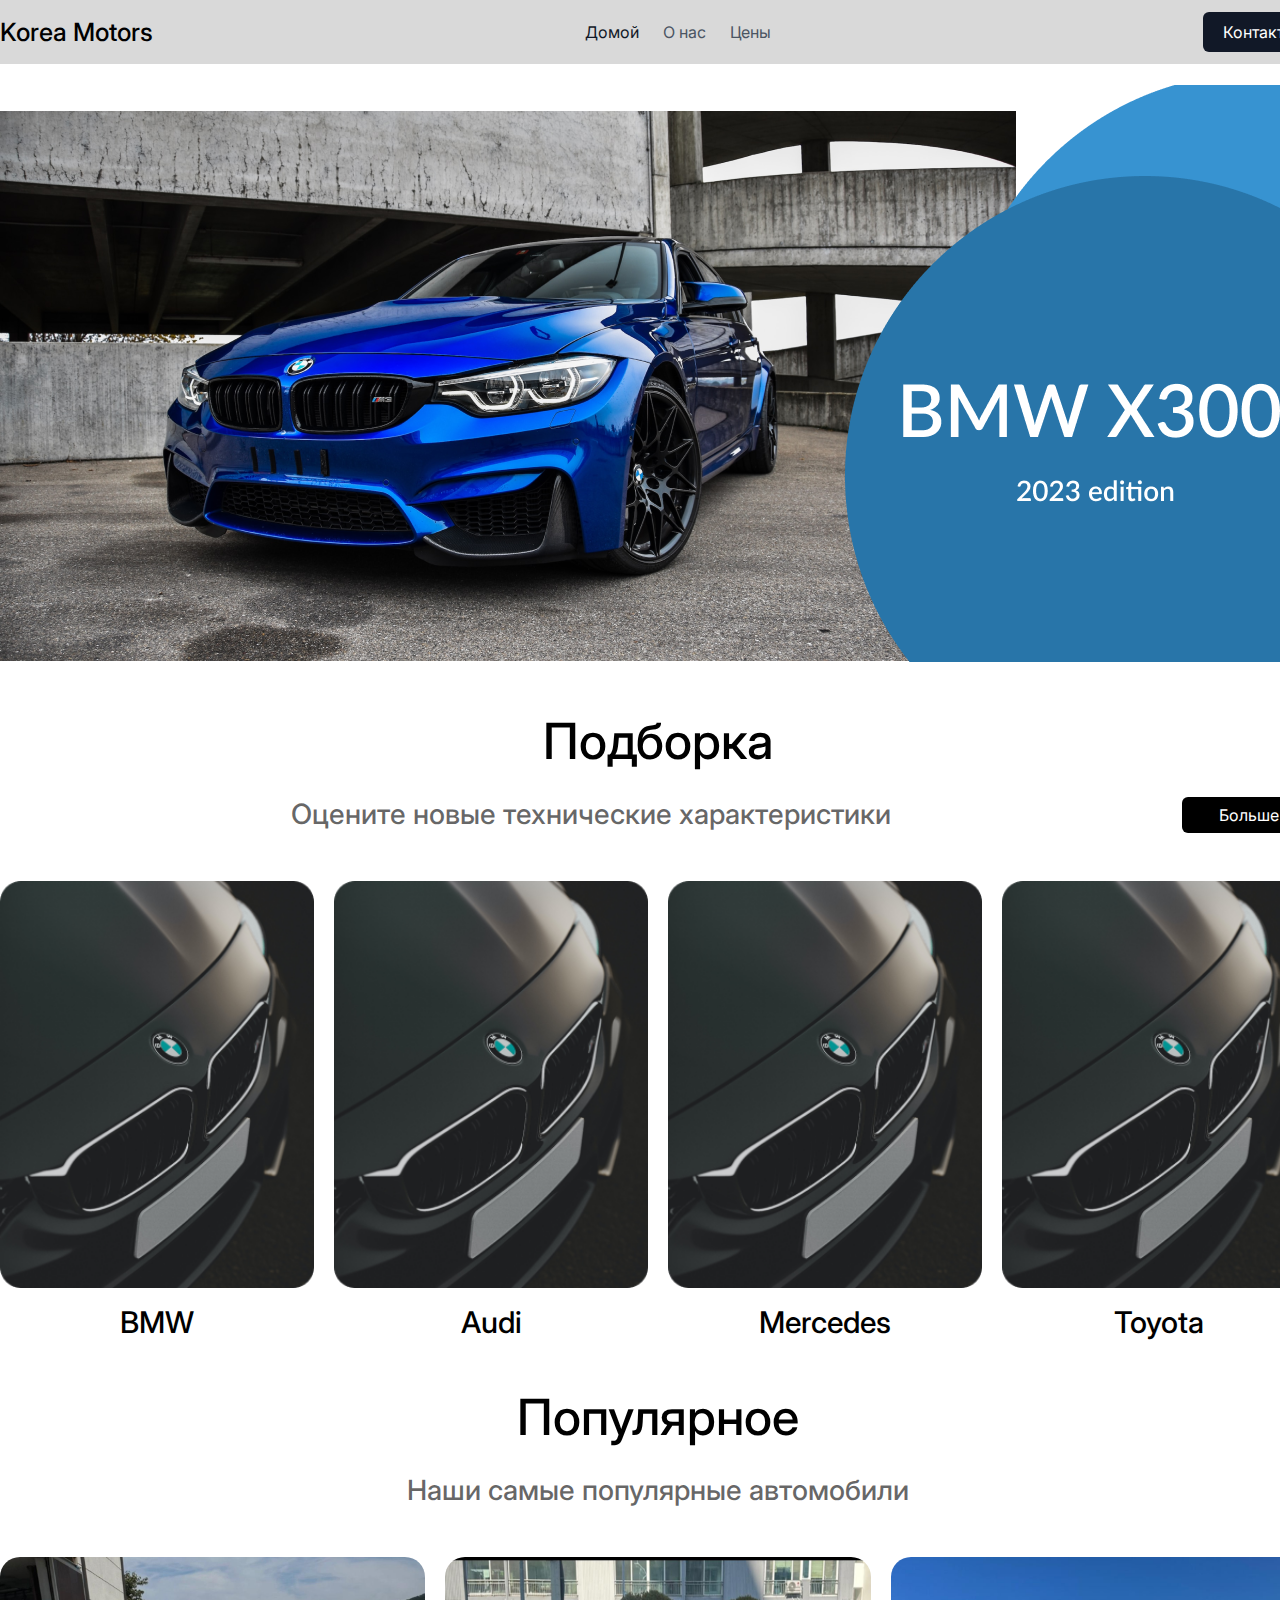
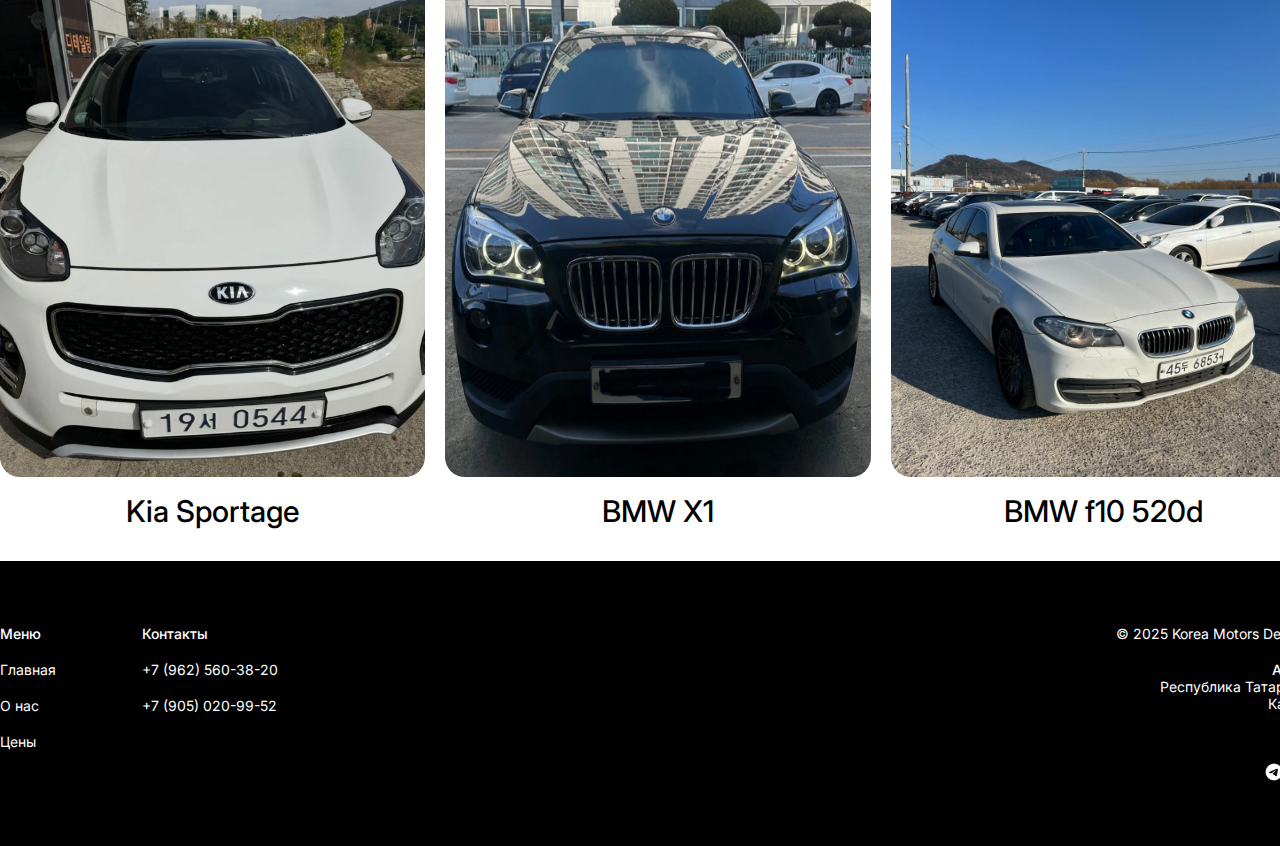
<file: index.html>
<!DOCTYPE html>
<html lang="en">
<head>
	<meta charset="UTF-8">
	<meta name="viewport" content="width=device-width, initial-scale=1.0">
	<title>Главная - Korea Motors Delivery | Авто из Южной Кореи с доставкой</title>
	<link rel="stylesheet" href="style.css">
</head>
<body>
	<header>
		<div class="header-content">
			<a href="" class="logo" title="Korea Motors Delivery">Korea Motors</a>
			<div class="header-links">
				<a href="index.html" class="c-111827">Домой</a>
				<a href="aboutus.html" class="c-4B5563">О нас</a>
				<a href="" class="c-4B5563">Цены</a>
			</div>
			<a href="https://chat.whatsapp.com/EZf1eAySl6V0wGc9lBI2zx" target="_blank" class="header-button">Контакты</a>
		</div>
	</header>
	<div class="container">
		<img src="mainimage.png" alt="" class="main-image">
		
		<div class="collections">
			<h1>Подборка</h1>
			<a href="" class="button" style="float: right;">Больше</a>
			<h2>Оцените новые технические характеристики</h2>
			<div class="collections-items">
    <div class="collections-item">
					<img src="car.png" alt="">
					<p>BMW</p>
    </div>
    <div class="collections-item">
					<img src="car.png" alt="">
     <p>Audi</p>
    </div>
    <div class="collections-item">
					<img src="car.png" alt="">
     <p>Mercedes</p>
    </div>
    <div class="collections-item">
					<img src="car.png" alt="" width="auto">
     <p>Toyota</p>
    </div>
			</div>
		</div>

		<div class="most-popular">
			<h1>Популярное</h1>
			<h2>Наши самые популярные автомобили</h2>
			<div class="most-popular-list">
				<div class="most-popular-item">
					<img src="most2.jpg" alt="" class="b-r-20">
					<p>Kia Sportage</p>
				</div>
				<div class="most-popular-item">
					<img src="most3.jpg" alt="" class="b-r-20">
					<p>BMW X1</p>
				</div>
				<div class="most-popular-item">
					<img src="most1.jpg" alt="" class="b-r-20">
					<p>BMW f10 520d</p>
				</div>
			</div>
		</div>
	</div>
	
	<footer>
		<div class="foot-main">
			<div class="foot-left">
				<div class="a-d-b">
					<p class="f-s-14 f-w-500 m-b-19">Меню</p>
					<a href="index.html" class="f-s-14 c-fff m-b-19">Главная</a>
					<a class="f-s-14 c-fff m-b-19">О нас</a>
					<a class="f-s-14 c-fff">Цены</a>
				</div>
				<div class="a-d-b">
					<p class="f-s-14 f-w-500 m-b-19">Контакты</p>
					<a href="tel:+7 (962) 560-38-20" class="f-s-14 c-fff m-b-19">+7 (962) 560-38-20</a>
					<a href="tel:+7 (905) 020-99-52" class="f-s-14 c-fff m-b-19">+7 (905) 020-99-52</a>
				</div>
			</div>
			<div class="foot-right">
				<p class="f-s-14 m-b-19">© 2025 Korea Motors Delivery</p>
				<div class="m-b-50">
					<p class="f-s-14 f-w-500">Адрес</p>
					<p class="f-s-14">Республика Татарстан</p>
					<p class="f-s-14">Казань</p>
				</div>
				<div class="icons">
					<img src="ic_baseline-telegram.png" class="cur-point" alt="" onclick="openlink('https://t.me/autofromkorea16')">
					<img src="ic_baseline-whatsapp.png" class="cur-point" alt="" onclick="openlink('https://chat.whatsapp.com/EZf1eAySl6V0wGc9lBI2zx')">
				</div>
			</div>
		</div>
	</footer>

	<script>
		function openlink(link) {
			window.open(link);
		}
	</script>
</body>
</html>
</file>
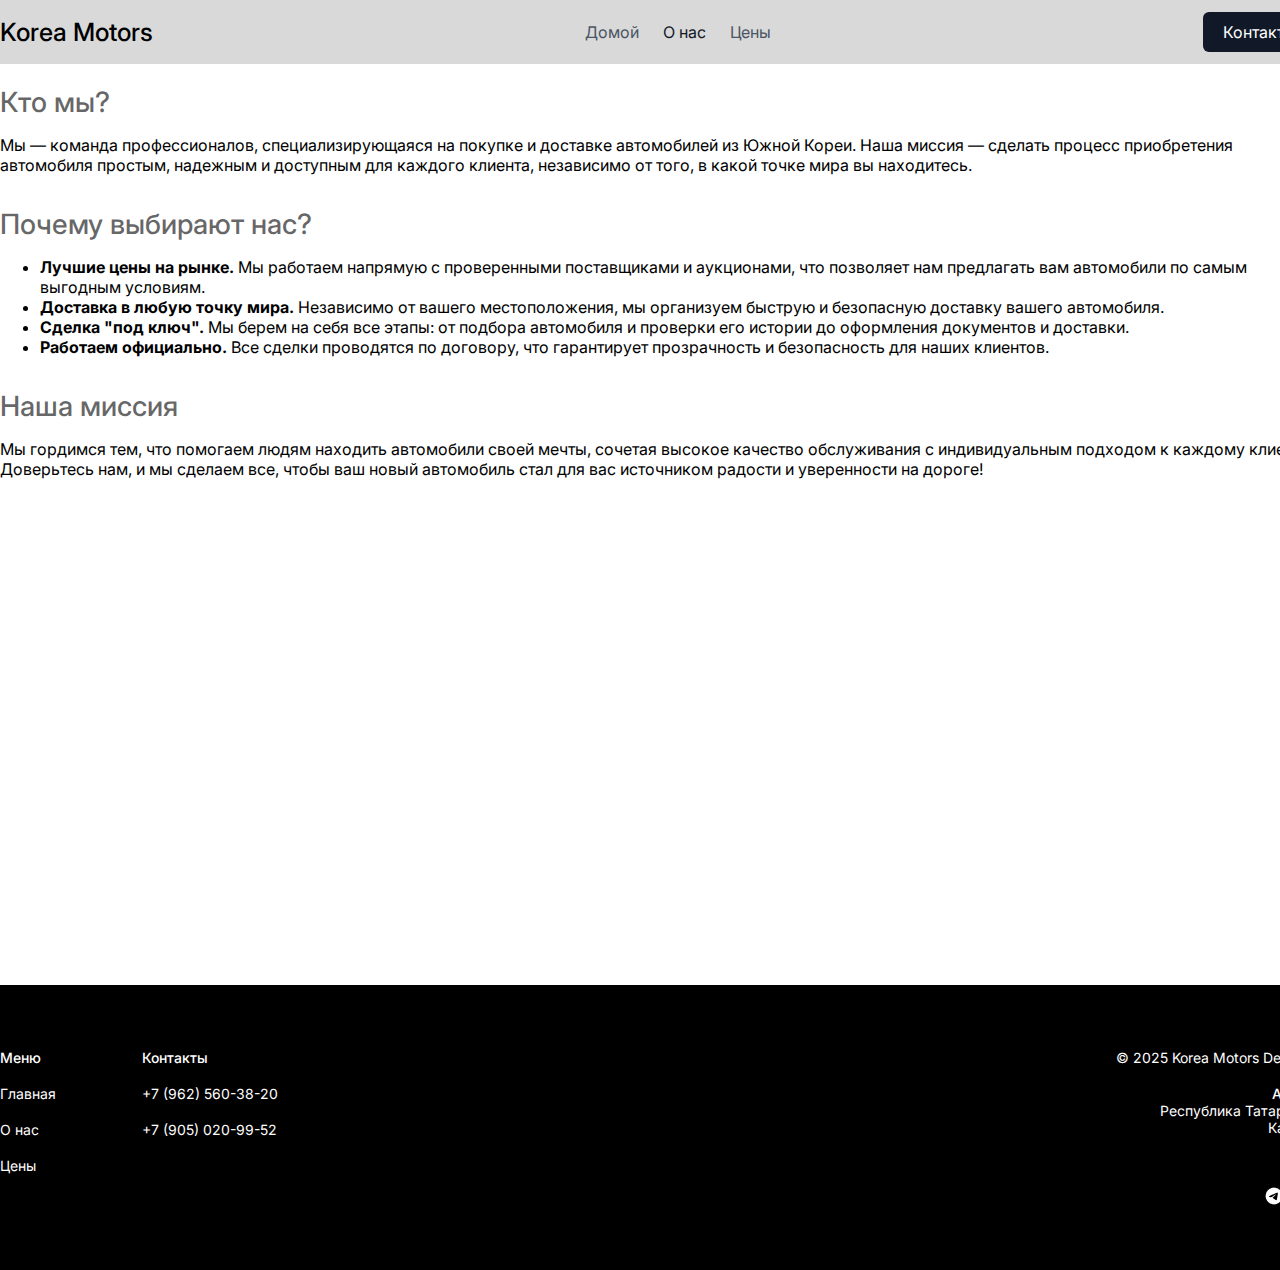
<file: aboutus.html>
<!DOCTYPE html>
<html lang="ru">
<head>
    <meta charset="UTF-8">
    <meta name="viewport" content="width=device-width, initial-scale=1.0">
    <meta name="description" content="Купить автомобиль из Южной Кореи с доставкой в любую точку мира. Лучшие цены, сделки под ключ, официальный договор. Профессиональный подбор и доставка авто из Кореи.">
    <meta name="keywords" content="авто из кореи, купить авто из кореи, доставка авто из кореи, автомобили из кореи, авто под ключ, авто из кореи с доставкой">
    <title>О нас - Korea Motors Delivery | Авто из Южной Кореи с доставкой</title>
    <link rel="stylesheet" href="style.css">
</head>
<body>
	<header>
		<div class="header-content">
			<a href="index.html" class="logo" title="Korea Motors Delivery">Korea Motors</a>
			<div class="header-links">
				<a href="index.html" class="c-4B5563">Домой</a>
				<a href="aboutus.html" class="c-111827">О нас</a>
				<a href="" class="c-4B5563">Цены</a>
			</div>
			<a href="https://chat.whatsapp.com/EZf1eAySl6V0wGc9lBI2zx" target="_blank" class="header-button">Контакты</a>
		</div>
	</header>
	<main class="mh">
		<section>
			<h2>Кто мы?</h2>
			<p>Мы — команда профессионалов, специализирующаяся на покупке и доставке автомобилей из Южной Кореи. Наша миссия — сделать процесс приобретения автомобиля простым, надежным и доступным для каждого клиента, независимо от того, в какой точке мира вы находитесь.</p>
		</section>

		<section>
			<h2>Почему выбирают нас?</h2>
			<ul>
				<li><strong>Лучшие цены на рынке.</strong> Мы работаем напрямую с проверенными поставщиками и аукционами, что позволяет нам предлагать вам автомобили по самым выгодным условиям.</li>
				<li><strong>Доставка в любую точку мира.</strong> Независимо от вашего местоположения, мы организуем быструю и безопасную доставку вашего автомобиля.</li>
				<li><strong>Сделка "под ключ".</strong> Мы берем на себя все этапы: от подбора автомобиля и проверки его истории до оформления документов и доставки.</li>
				<li><strong>Работаем официально.</strong> Все сделки проводятся по договору, что гарантирует прозрачность и безопасность для наших клиентов.</li>
			</ul>
		</section>

		<section>
			<h2>Наша миссия</h2>
			<p>Мы гордимся тем, что помогаем людям находить автомобили своей мечты, сочетая высокое качество обслуживания с индивидуальным подходом к каждому клиенту. Доверьтесь нам, и мы сделаем все, чтобы ваш новый автомобиль стал для вас источником радости и уверенности на дороге!</p>
		</section>
	</main>

	<footer>
		<div class="foot-main">
			<div class="foot-left">
				<div class="a-d-b">
					<p class="f-s-14 f-w-500 m-b-19">Меню</p>
					<a href="index.html" class="f-s-14 c-fff m-b-19">Главная</a>
					<a class="f-s-14 c-fff m-b-19">О нас</a>
					<a class="f-s-14 c-fff">Цены</a>
				</div>
				<div class="a-d-b">
					<p class="f-s-14 f-w-500 m-b-19">Контакты</p>
					<a href="tel:+7 (962) 560-38-20" class="f-s-14 c-fff m-b-19">+7 (962) 560-38-20</a>
					<a href="tel:+7 (905) 020-99-52" class="f-s-14 c-fff m-b-19">+7 (905) 020-99-52</a>
				</div>
			</div>
			<div class="foot-right">
				<p class="f-s-14 m-b-19">© 2025 Korea Motors Delivery</p>
				<div class="m-b-50">
					<p class="f-s-14 f-w-500">Адрес</p>
					<p class="f-s-14">Республика Татарстан</p>
					<p class="f-s-14">Казань</p>
				</div>
				<div class="icons">
					<img src="ic_baseline-telegram.png" class="cur-point" alt="" onclick="openlink('https://t.me/autofromkorea16')">
					<img src="ic_baseline-whatsapp.png" class="cur-point" alt="" onclick="openlink('https://chat.whatsapp.com/EZf1eAySl6V0wGc9lBI2zx')">
				</div>
			</div>
		</div>
	</footer>
</body>
</html>
</file>
<file: style.css>
@import url('https://fonts.googleapis.com/css2?family=Inter:ital,opsz,wght@0,14..32,100..900;1,14..32,100..900&family=PT+Sans:ital,wght@0,400;0,700;1,400;1,700&family=Roboto:ital,wght@0,100;0,300;0,400;0,500;0,700;0,900;1,100;1,300;1,400;1,500;1,700;1,900&display=swap');

body {
	margin: 0;
	padding: 0;
	font-family: "Inter", serif;
	box-sizing: border-box;
}

header {
	background-color: #D9D9D9;
	margin-bottom: 21px;
}

.header-content {
	width: 1316px;
	margin: 0 auto;
	display: flex;
	justify-content: space-between;
	padding-top: 12px;
	padding-bottom: 12px;
	align-items: center;
}

a {
	text-decoration: none;
	color: black;
}

.logo {
	font-size: 25px;
	font-weight: 500;
}

.header-links {
	display: flex;
	gap: 24px;
} 

.c-111827 {
	color: #111827;
}

.c-4B5563 {
	color: #4B5563;
}

.header-button {
	background-color: #111827;
	padding: 10px 20px;
	border-radius: 6px;
	color: white;
}

.container {
	margin: 0 auto;
	width: 1316px;
}

.main-image {
	margin-bottom: 45px;
}

h1 {
	font-weight: 500;
	font-size: 50px;
}

h2 {
	font-weight: 500;
	font-size: 28px;
	color: rgba(0, 0, 0, 0.60);
	margin: 0;
}

.collections {
	margin-bottom: 47px;
}

.collections > h1 {
	width: min-content;
	margin: 0 auto;
	margin-bottom: 26px;
}

.collections > h2 {
	white-space: nowrap;
	text-align: center;
	margin-bottom: 50px;
}

.button {
	background-color: #000000;
	padding: 8px 37px;
	border-radius: 6px;
	color: white;
	box-sizing: border-box;
}

.collections-items {
	display: grid;
	grid-template-columns: repeat(4, 1fr);
	gap: 20px;
	margin-bottom: 32px;
}

.collections-item {
	box-sizing: border-box;
	overflow: hidden;
}

.collections-item > img {
	width: 100%; /* Растягиваем изображение на всю ширину контейнера */
	height: auto; /* Сохраняем пропорции изображения */
	display: block; /* Убираем лишний отступ снизу */
	margin-bottom: 16px;
}

.collections-item > p {
	font-weight: 500;
	font-size: 30px;
	color: black;
	white-space: nowrap;
	margin: 0;
	text-align: center; 
}

.most-popular > h1 {
	white-space: nowrap;
	width: min-content;
	margin: 0 auto;
	margin-bottom: 26px;
}

.most-popular > h2 {
	white-space: nowrap;
	text-align: center;
	margin-bottom: 50px;
}

.most-popular-list {
	display: grid;
	grid-template-columns: repeat(3, 1fr);
	gap: 20px;
	margin-bottom: 32px;
}

.most-popular-item {
	box-sizing: border-box;
	overflow: hidden;
}

.most-popular-item > img {
	width: 100%; /* Растягиваем изображение на всю ширину контейнера */
	height: 520px; /* Сохраняем пропорции изображения */
	display: block; /* Убираем лишний отступ снизу */
	margin-bottom: 16px;
}

.most-popular-item > p {
	font-weight: 500;
	font-size: 30px;
	color: black;
	white-space: nowrap;
	margin: 0;
	text-align: center; 
}

footer {
	background-color: #000000;
	color: white;
	padding-top: 64px;
	padding-bottom: 64px;
}

.foot-main {
	display: flex;
	justify-content: space-between;
	width: 1316px;
	margin: 0 auto;
}

.foot-right{
	text-align: right;

}

.icons {
	display: flex;
	gap: 12px;
	justify-content: right;
}

.f-s-14 {
	font-size: 14px;
}

.f-w-500 {
	font-weight: 500;
}

.m-b-19 {
	margin-bottom: 19px;
}

.m-b-50 {
	margin-bottom: 50px;
}

p {
	margin: 0;
}

.c-fff {
	color: #fff !important;
}

.a-d-b > a {
	display: block;
}

.foot-left {
	display: flex;
	gap: 86px;
}

.b-r-20 {
	border-radius: 20px;
}

main {
	width: 1326px;
	margin: 0 auto;
}

section > h2 {
	margin-bottom: 16px;
}

section {
	margin-bottom: 32px;
}

.cur-point {
	cursor: pointer;
}

.mh {
	min-height: 100vh !important;
}
</file>
